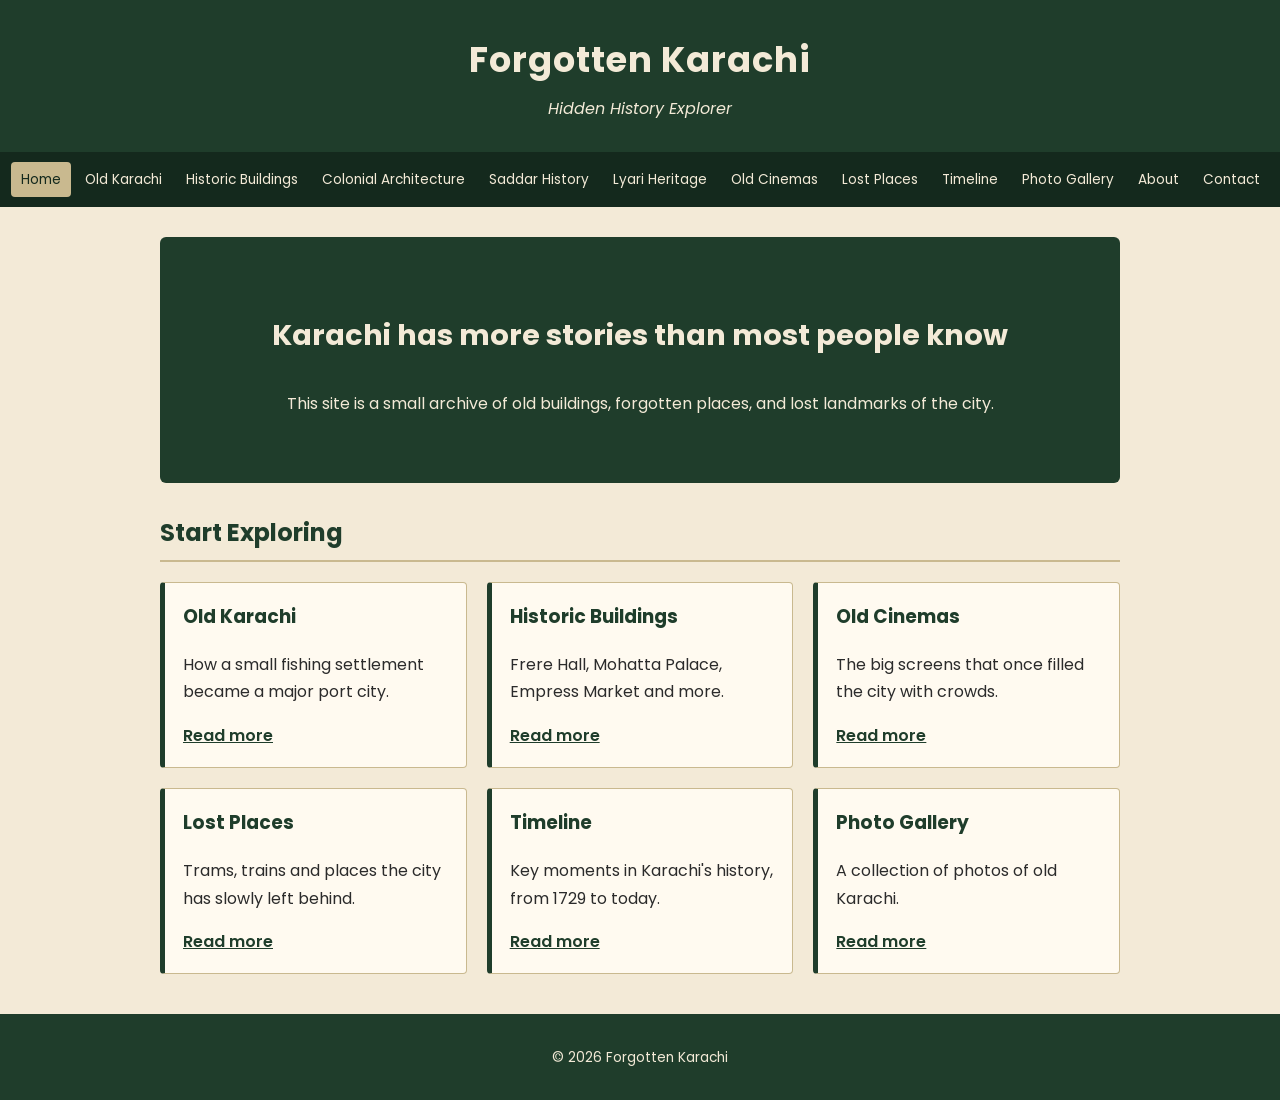
<file: index.html>
<!DOCTYPE html>
<html lang="en">
<head>
  <meta charset="UTF-8">
  <meta name="viewport" content="width=device-width, initial-scale=1.0">
  <title>Forgotten Karachi | Home</title>
  <link rel="preconnect" href="https://fonts.googleapis.com">
  <link href="https://fonts.googleapis.com/css2?family=Poppins:wght@400;600&display=swap" rel="stylesheet">
  <link rel="stylesheet" href="style.css">
</head>
<body>
  <header>
    <h1>Forgotten Karachi</h1>
    <p>Hidden History Explorer</p>
  </header>
  <nav>
    <a href="index.html" class="active">Home</a>
    <a href="old-karachi.html">Old Karachi</a>
    <a href="historic-buildings.html">Historic Buildings</a>
    <a href="colonial-architecture.html">Colonial Architecture</a>
    <a href="saddar.html">Saddar History</a>
    <a href="lyari.html">Lyari Heritage</a>
    <a href="old-cinemas.html">Old Cinemas</a>
    <a href="lost-places.html">Lost Places</a>
    <a href="timeline.html">Timeline</a>
    <a href="gallery.html">Photo Gallery</a>
    <a href="about.html">About</a>
    <a href="contact.html">Contact</a>
  </nav>

  <main>
    <section class="hero">
      <h2>Karachi has more stories than most people know</h2>
      <p>This site is a small archive of old buildings, forgotten places, and lost landmarks of the city.</p>
    </section>

    <h2>Start Exploring</h2>
    <div class="cards">
      <div class="card">
        <h3>Old Karachi</h3>
        <p>How a small fishing settlement became a major port city.</p>
        <a href="old-karachi.html">Read more</a>
      </div>
      <div class="card">
        <h3>Historic Buildings</h3>
        <p>Frere Hall, Mohatta Palace, Empress Market and more.</p>
        <a href="historic-buildings.html">Read more</a>
      </div>
      <div class="card">
        <h3>Old Cinemas</h3>
        <p>The big screens that once filled the city with crowds.</p>
        <a href="old-cinemas.html">Read more</a>
      </div>
      <div class="card">
        <h3>Lost Places</h3>
        <p>Trams, trains and places the city has slowly left behind.</p>
        <a href="lost-places.html">Read more</a>
      </div>
      <div class="card">
        <h3>Timeline</h3>
        <p>Key moments in Karachi's history, from 1729 to today.</p>
        <a href="timeline.html">Read more</a>
      </div>
      <div class="card">
        <h3>Photo Gallery</h3>
        <p>A collection of photos of old Karachi.</p>
        <a href="gallery.html">Read more</a>
      </div>
    </div>
  </main>

  <footer>
    <p>&copy; 2026 Forgotten Karachi</p>
  </footer>
</body>
</html>
</file>
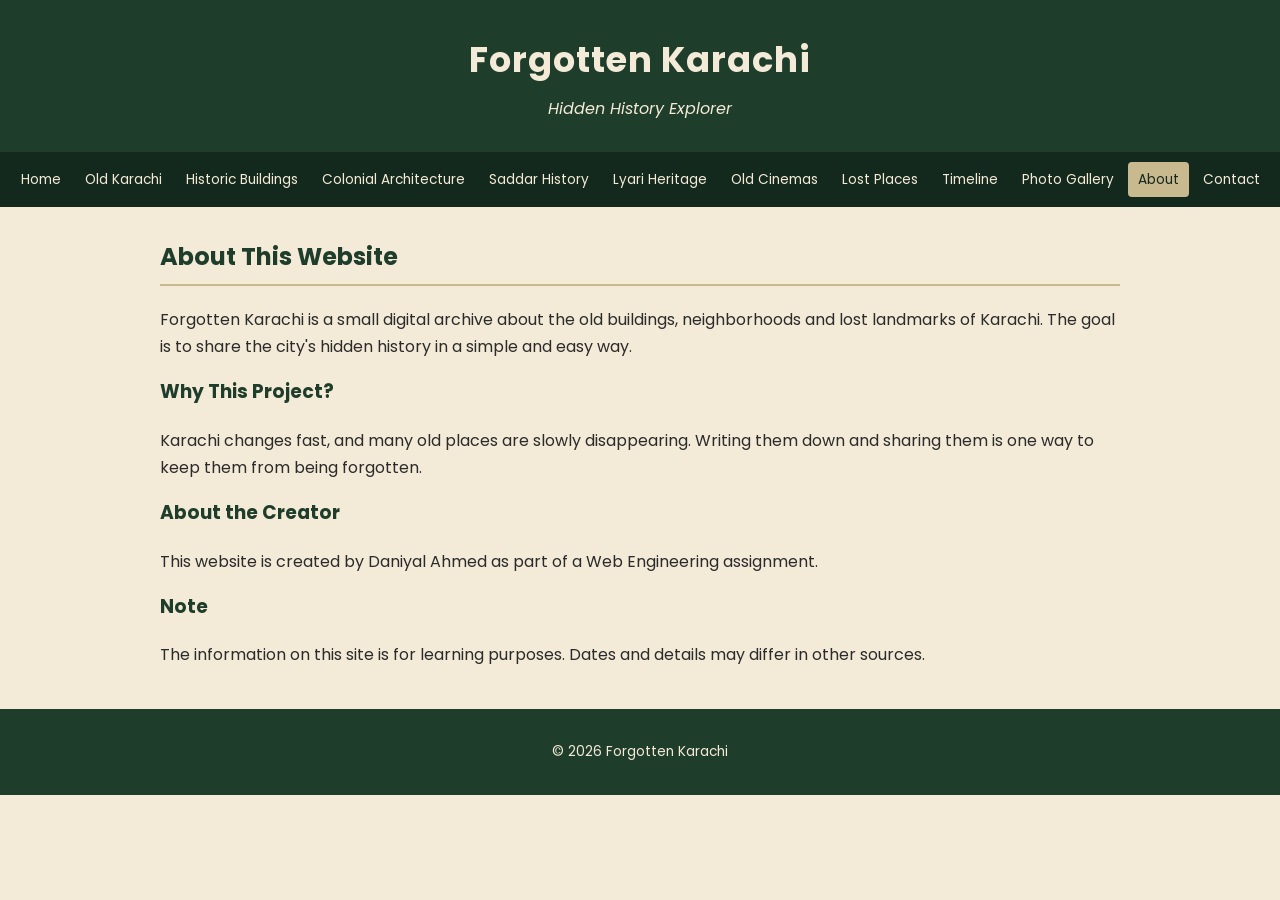
<file: about.html>
<!DOCTYPE html>
<html lang="en">
<head>
  <meta charset="UTF-8">
  <meta name="viewport" content="width=device-width, initial-scale=1.0">
  <title>Forgotten Karachi | About</title>
  <link rel="preconnect" href="https://fonts.googleapis.com">
  <link href="https://fonts.googleapis.com/css2?family=Poppins:wght@400;600&display=swap" rel="stylesheet">
  <link rel="stylesheet" href="style.css">
</head>
<body>
  <header>
    <h1>Forgotten Karachi</h1>
    <p>Hidden History Explorer</p>
  </header>
  <nav>
    <a href="index.html">Home</a>
    <a href="old-karachi.html">Old Karachi</a>
    <a href="historic-buildings.html">Historic Buildings</a>
    <a href="colonial-architecture.html">Colonial Architecture</a>
    <a href="saddar.html">Saddar History</a>
    <a href="lyari.html">Lyari Heritage</a>
    <a href="old-cinemas.html">Old Cinemas</a>
    <a href="lost-places.html">Lost Places</a>
    <a href="timeline.html">Timeline</a>
    <a href="gallery.html">Photo Gallery</a>
    <a href="about.html" class="active">About</a>
    <a href="contact.html">Contact</a>
  </nav>

  <main>
    <h2>About This Website</h2>
    <p>Forgotten Karachi is a small digital archive about the old buildings, neighborhoods and lost landmarks of Karachi. The goal is to share the city's hidden history in a simple and easy way.</p>

    <h3>Why This Project?</h3>
    <p>Karachi changes fast, and many old places are slowly disappearing. Writing them down and sharing them is one way to keep them from being forgotten.</p>

    <h3>About the Creator</h3>
    <p>This website is created by Daniyal Ahmed as part of a Web Engineering assignment.</p>

    <h3>Note</h3>
    <p>The information on this site is for learning purposes. Dates and details may differ in other sources.</p>
  </main>

  <footer>
    <p>&copy; 2026 Forgotten Karachi</p>
  </footer>
</body>
</html>
</file>
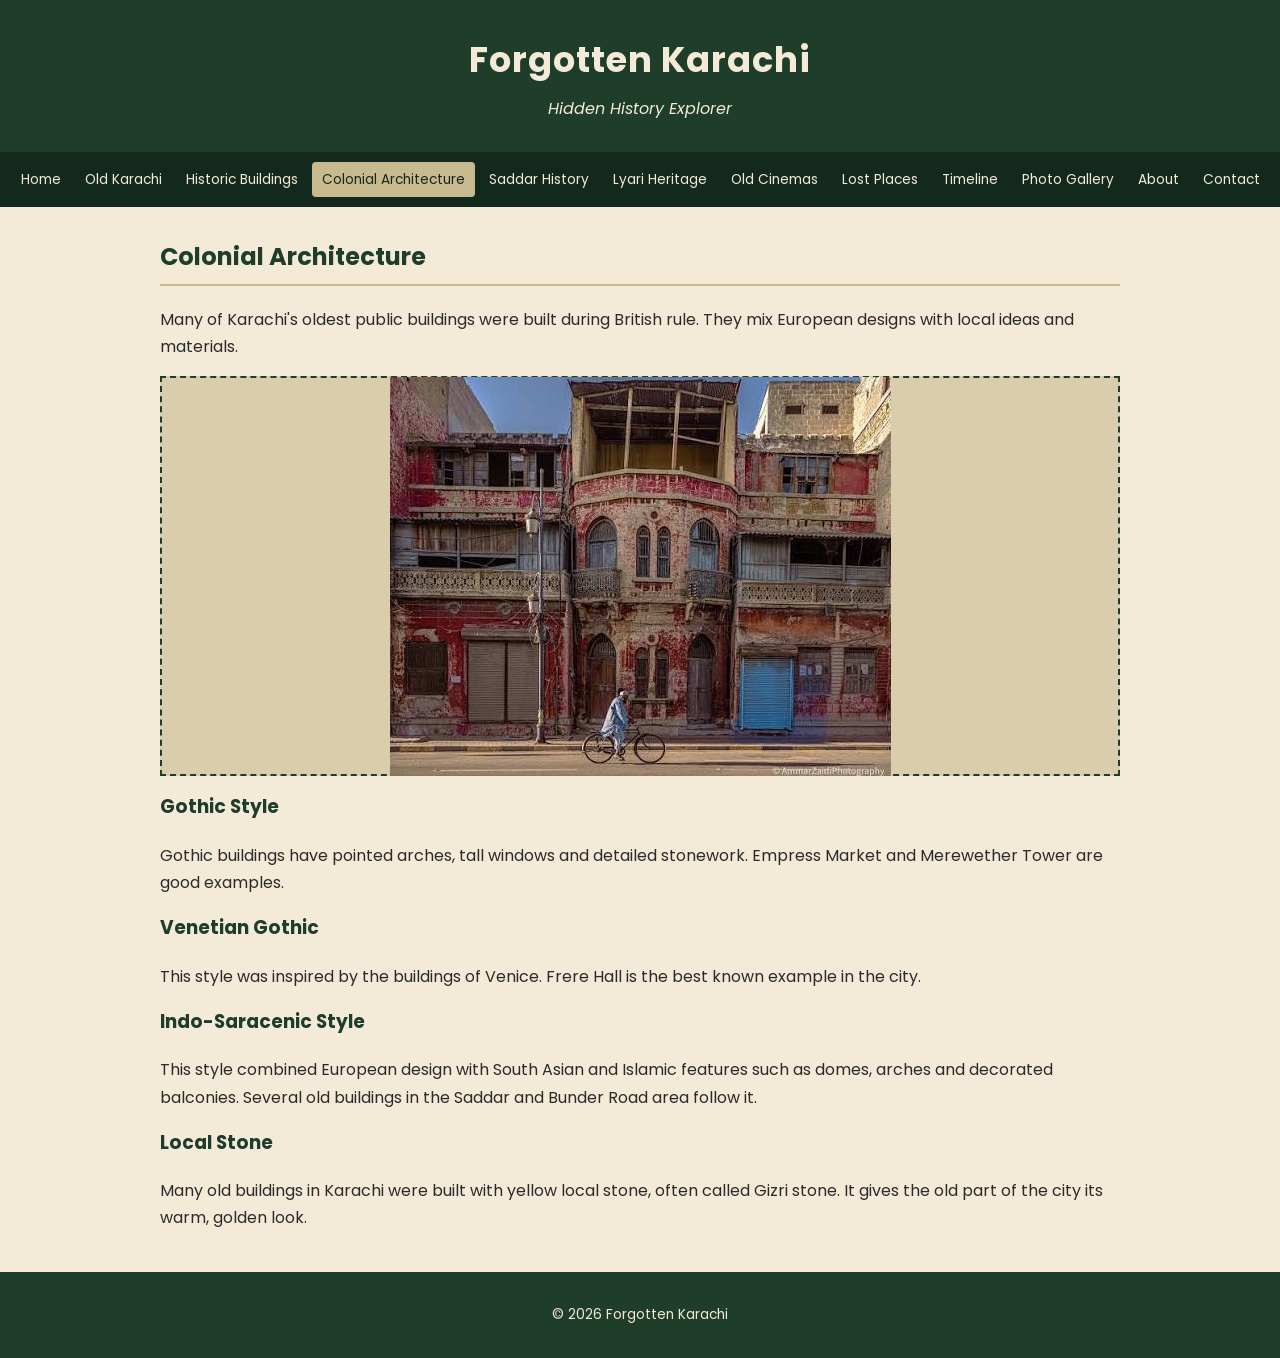
<file: colonial-architecture.html>
<!DOCTYPE html>
<html lang="en">
<head>
  <meta charset="UTF-8">
  <meta name="viewport" content="width=device-width, initial-scale=1.0">
  <title>Forgotten Karachi | Colonial Architecture</title>
  <link rel="preconnect" href="https://fonts.googleapis.com">
  <link href="https://fonts.googleapis.com/css2?family=Poppins:wght@400;600&display=swap" rel="stylesheet">
  <link rel="stylesheet" href="style.css">
</head>
<body>
  <header>
    <h1>Forgotten Karachi</h1>
    <p>Hidden History Explorer</p>
  </header>
  <nav>
    <a href="index.html">Home</a>
    <a href="old-karachi.html">Old Karachi</a>
    <a href="historic-buildings.html">Historic Buildings</a>
    <a href="colonial-architecture.html" class="active">Colonial Architecture</a>
    <a href="saddar.html">Saddar History</a>
    <a href="lyari.html">Lyari Heritage</a>
    <a href="old-cinemas.html">Old Cinemas</a>
    <a href="lost-places.html">Lost Places</a>
    <a href="timeline.html">Timeline</a>
    <a href="gallery.html">Photo Gallery</a>
    <a href="about.html">About</a>
    <a href="contact.html">Contact</a>
  </nav>

  <main>
    <h2>Colonial Architecture</h2>
    <p>Many of Karachi's oldest public buildings were built during British rule. They mix European designs with local ideas and materials.</p>

    <div class="photo2"><img src="assets/colonial.jpg" alt="Colonial Architecture"></div>

    <h3>Gothic Style</h3>
    <p>Gothic buildings have pointed arches, tall windows and detailed stonework. Empress Market and Merewether Tower are good examples.</p>

    <h3>Venetian Gothic</h3>
    <p>This style was inspired by the buildings of Venice. Frere Hall is the best known example in the city.</p>

    <h3>Indo-Saracenic Style</h3>
    <p>This style combined European design with South Asian and Islamic features such as domes, arches and decorated balconies. Several old buildings in the Saddar and Bunder Road area follow it.</p>

    <h3>Local Stone</h3>
    <p>Many old buildings in Karachi were built with yellow local stone, often called Gizri stone. It gives the old part of the city its warm, golden look.</p>
  </main>

  <footer>
    <p>&copy; 2026 Forgotten Karachi</p>
  </footer>
</body>
</html>
</file>
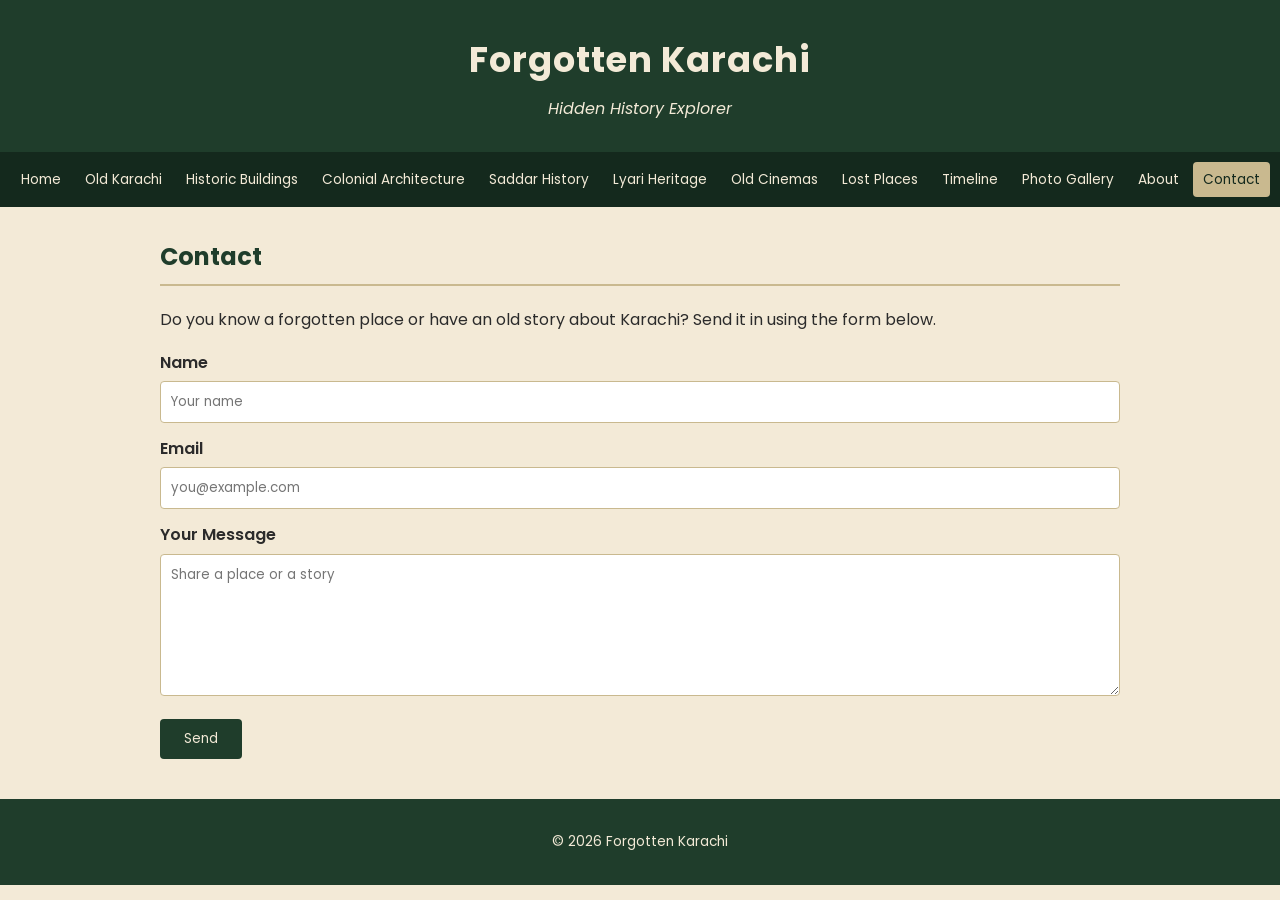
<file: contact.html>
<!DOCTYPE html>
<html lang="en">
<head>
  <meta charset="UTF-8">
  <meta name="viewport" content="width=device-width, initial-scale=1.0">
  <title>Forgotten Karachi | Contact</title>
  <link rel="preconnect" href="https://fonts.googleapis.com">
  <link href="https://fonts.googleapis.com/css2?family=Poppins:wght@400;600&display=swap" rel="stylesheet">
  <link rel="stylesheet" href="style.css">
</head>
<body>
  <header>
    <h1>Forgotten Karachi</h1>
    <p>Hidden History Explorer</p>
  </header>
  <nav>
    <a href="index.html">Home</a>
    <a href="old-karachi.html">Old Karachi</a>
    <a href="historic-buildings.html">Historic Buildings</a>
    <a href="colonial-architecture.html">Colonial Architecture</a>
    <a href="saddar.html">Saddar History</a>
    <a href="lyari.html">Lyari Heritage</a>
    <a href="old-cinemas.html">Old Cinemas</a>
    <a href="lost-places.html">Lost Places</a>
    <a href="timeline.html">Timeline</a>
    <a href="gallery.html">Photo Gallery</a>
    <a href="about.html">About</a>
    <a href="contact.html" class="active">Contact</a>
  </nav>

  <main>
    <h2>Contact</h2>
    <p>Do you know a forgotten place or have an old story about Karachi? Send it in using the form below.</p>

    <form action="#" method="post">
      <label for="name">Name</label>
      <input type="text" id="name" name="name" placeholder="Your name">

      <label for="email">Email</label>
      <input type="email" id="email" name="email" placeholder="you@example.com">

      <label for="message">Your Message</label>
      <textarea id="message" name="message" rows="6" placeholder="Share a place or a story"></textarea>

      <button type="submit">Send</button>
    </form>
  </main>

  <footer>
    <p>&copy; 2026 Forgotten Karachi</p>
  </footer>
</body>
</html>
</file>
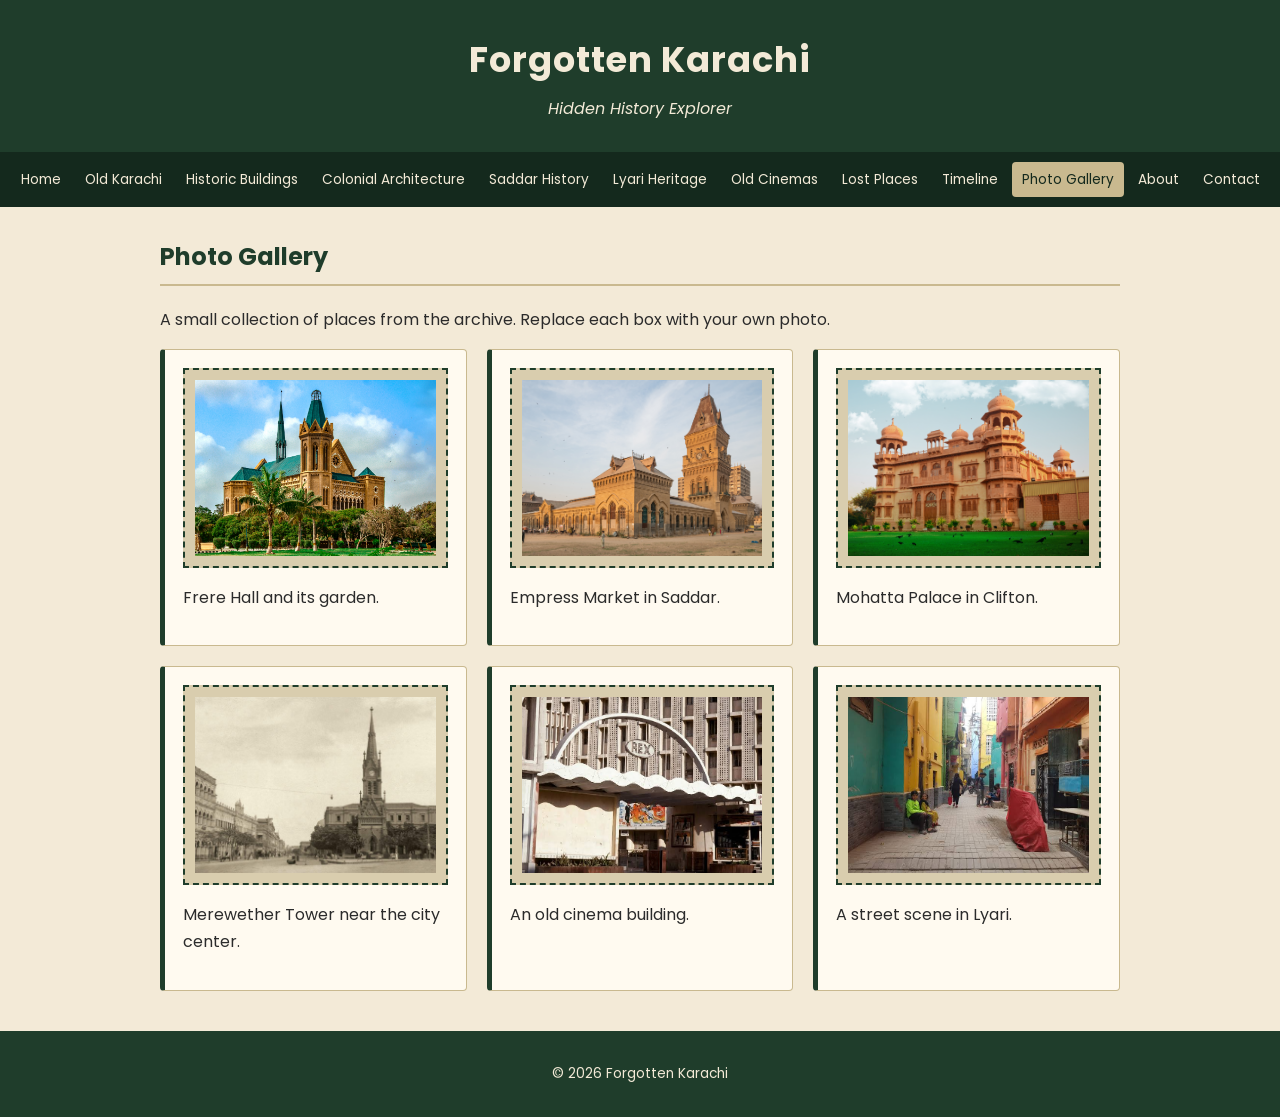
<file: gallery.html>
<!DOCTYPE html>
<html lang="en">
<head>
  <meta charset="UTF-8">
  <meta name="viewport" content="width=device-width, initial-scale=1.0">
  <title>Forgotten Karachi | Photo Gallery</title>
  <link rel="preconnect" href="https://fonts.googleapis.com">
  <link href="https://fonts.googleapis.com/css2?family=Poppins:wght@400;600&display=swap" rel="stylesheet">
  <link rel="stylesheet" href="style.css">
</head>
<body>
  <header>
    <h1>Forgotten Karachi</h1>
    <p>Hidden History Explorer</p>
  </header>
  <nav>
    <a href="index.html">Home</a>
    <a href="old-karachi.html">Old Karachi</a>
    <a href="historic-buildings.html">Historic Buildings</a>
    <a href="colonial-architecture.html">Colonial Architecture</a>
    <a href="saddar.html">Saddar History</a>
    <a href="lyari.html">Lyari Heritage</a>
    <a href="old-cinemas.html">Old Cinemas</a>
    <a href="lost-places.html">Lost Places</a>
    <a href="timeline.html">Timeline</a>
    <a href="gallery.html" class="active">Photo Gallery</a>
    <a href="about.html">About</a>
    <a href="contact.html">Contact</a>
  </nav>

  <main>
    <h2>Photo Gallery</h2>
    <p>A small collection of places from the archive. Replace each box with your own photo.</p>

    <div class="cards">
      <div class="card">
        <div class="photo"><img src="assets/frere.jpg" alt="Frere Hall"></div>
        <p>Frere Hall and its garden.</p>
      </div>
      <div class="card">
        <div class="photo"><img src="assets/empress.jpg" alt="Empress Market"></div>
        <p>Empress Market in Saddar.</p>
      </div>
      <div class="card">
        <div class="photo"><img src="assets/mohatta.jpg" alt="Mohatta Palace"></div>
        <p>Mohatta Palace in Clifton.</p>
      </div>
      <div class="card">
        <div class="photo"><img src="assets/mereweather.jpg" alt="Merewether Tower"></div>
        <p>Merewether Tower near the city center.</p>
      </div>
      <div class="card">
        <div class="photo"><img src="assets/cinema.jpg" alt="Old Cinema"></div>
        <p>An old cinema building.</p>
      </div>
      <div class="card">
        <div class="photo"><img src="assets/streets.jpg" alt="Lyari Street"></div>
        <p>A street scene in Lyari.</p>
      </div>
    </div>
  </main>

  <footer>
    <p>&copy; 2026 Forgotten Karachi</p>
  </footer>
</body>
</html>
</file>
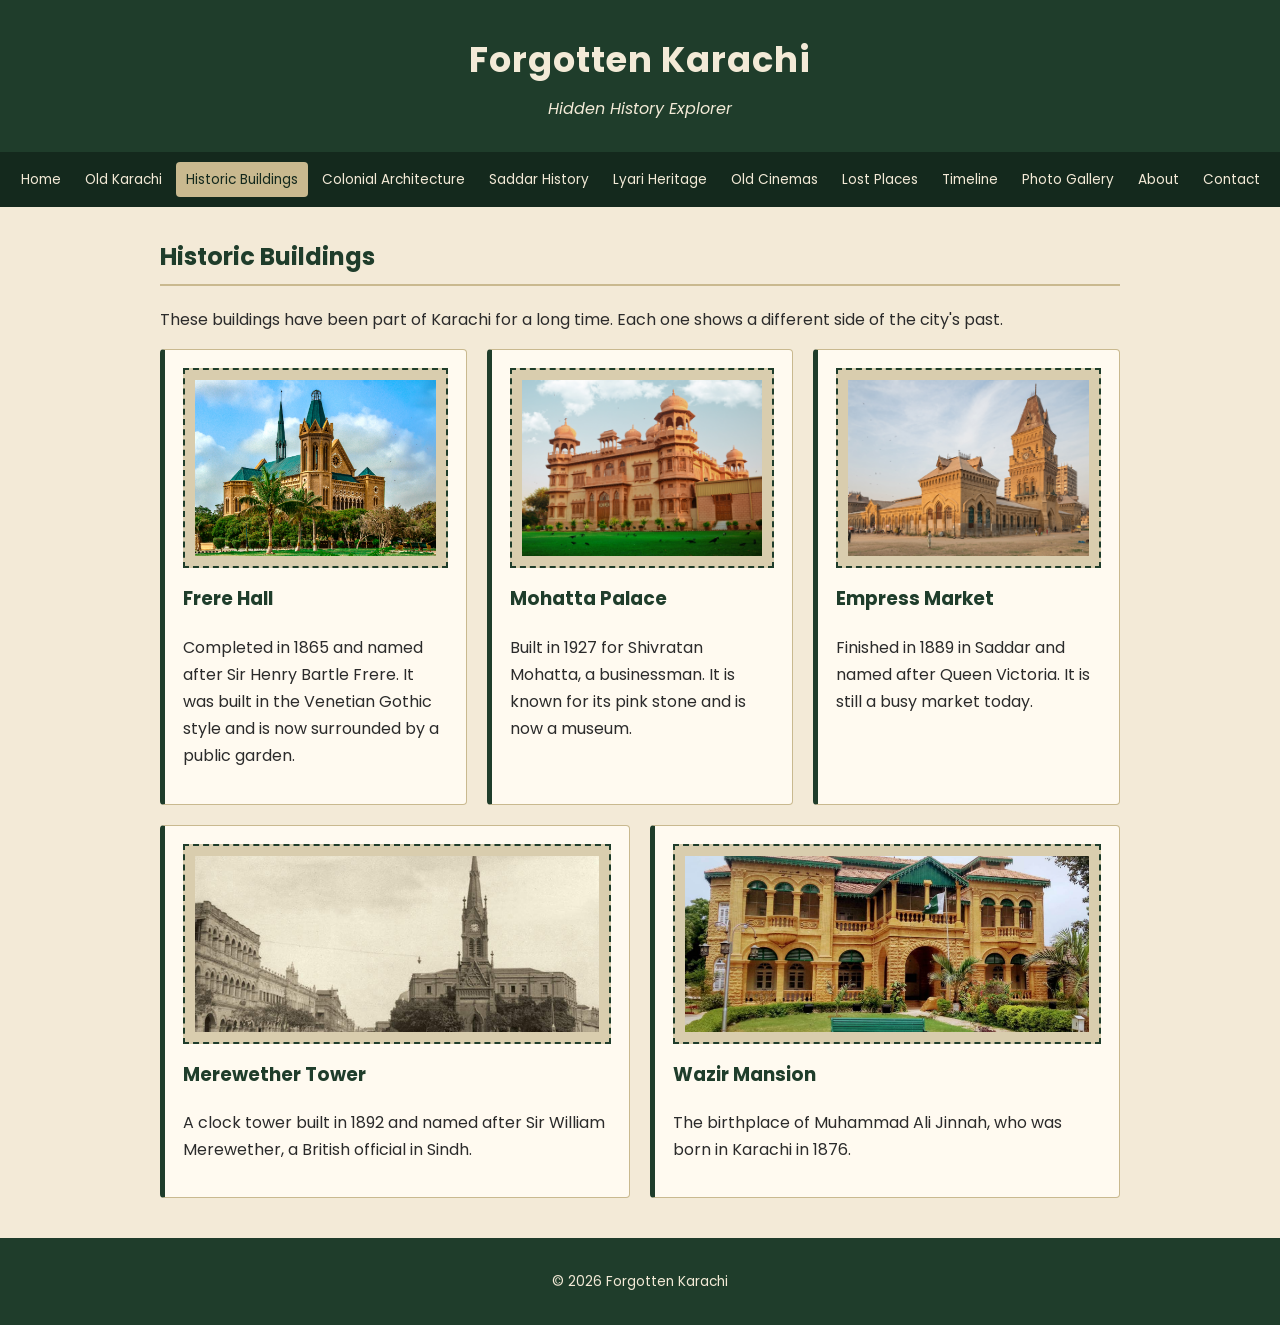
<file: historic-buildings.html>
<!DOCTYPE html>
<html lang="en">
<head>
  <meta charset="UTF-8">
  <meta name="viewport" content="width=device-width, initial-scale=1.0">
  <title>Forgotten Karachi | Historic Buildings</title>
  <link rel="preconnect" href="https://fonts.googleapis.com">
  <link href="https://fonts.googleapis.com/css2?family=Poppins:wght@400;600&display=swap" rel="stylesheet">
  <link rel="stylesheet" href="style.css">
</head>
<body>
  <header>
    <h1>Forgotten Karachi</h1>
    <p>Hidden History Explorer</p>
  </header>
  <nav>
    <a href="index.html">Home</a>
    <a href="old-karachi.html">Old Karachi</a>
    <a href="historic-buildings.html" class="active">Historic Buildings</a>
    <a href="colonial-architecture.html">Colonial Architecture</a>
    <a href="saddar.html">Saddar History</a>
    <a href="lyari.html">Lyari Heritage</a>
    <a href="old-cinemas.html">Old Cinemas</a>
    <a href="lost-places.html">Lost Places</a>
    <a href="timeline.html">Timeline</a>
    <a href="gallery.html">Photo Gallery</a>
    <a href="about.html">About</a>
    <a href="contact.html">Contact</a>
  </nav>

  <main>
    <h2>Historic Buildings</h2>
    <p>These buildings have been part of Karachi for a long time. Each one shows a different side of the city's past.</p>

    <div class="cards">
      <div class="card">
        <div class="photo"><img src="assets/frere.jpg" alt="Frere Hall"></div>
        <h3>Frere Hall</h3>
        <p>Completed in 1865 and named after Sir Henry Bartle Frere. It was built in the Venetian Gothic style and is now surrounded by a public garden.</p>
      </div>
      <div class="card">
        <div class="photo"><img src="assets/mohatta.jpg" alt="Mohatta Palace"></div>
        <h3>Mohatta Palace</h3>
        <p>Built in 1927 for Shivratan Mohatta, a businessman. It is known for its pink stone and is now a museum.</p>
      </div>
      <div class="card">
        <div class="photo"><img src="assets/empress.jpg" alt="Empress Market"></div>
        <h3>Empress Market</h3>
        <p>Finished in 1889 in Saddar and named after Queen Victoria. It is still a busy market today.</p>
      </div>
      <div class="card">
        <div class="photo"><img src="assets/mereweather.jpg" alt="Merewether Tower"></div>
        <h3>Merewether Tower</h3>
        <p>A clock tower built in 1892 and named after Sir William Merewether, a British official in Sindh.</p>
      </div>
      <div class="card">
        <div class="photo"><img src="assets/wazir.jpg" alt="Wazir Mansion"></div>
        <h3>Wazir Mansion</h3>
        <p>The birthplace of Muhammad Ali Jinnah, who was born in Karachi in 1876.</p>
      </div>
    </div>
  </main>

  <footer>
    <p>&copy; 2026 Forgotten Karachi</p>
  </footer>
</body>
</html>
</file>
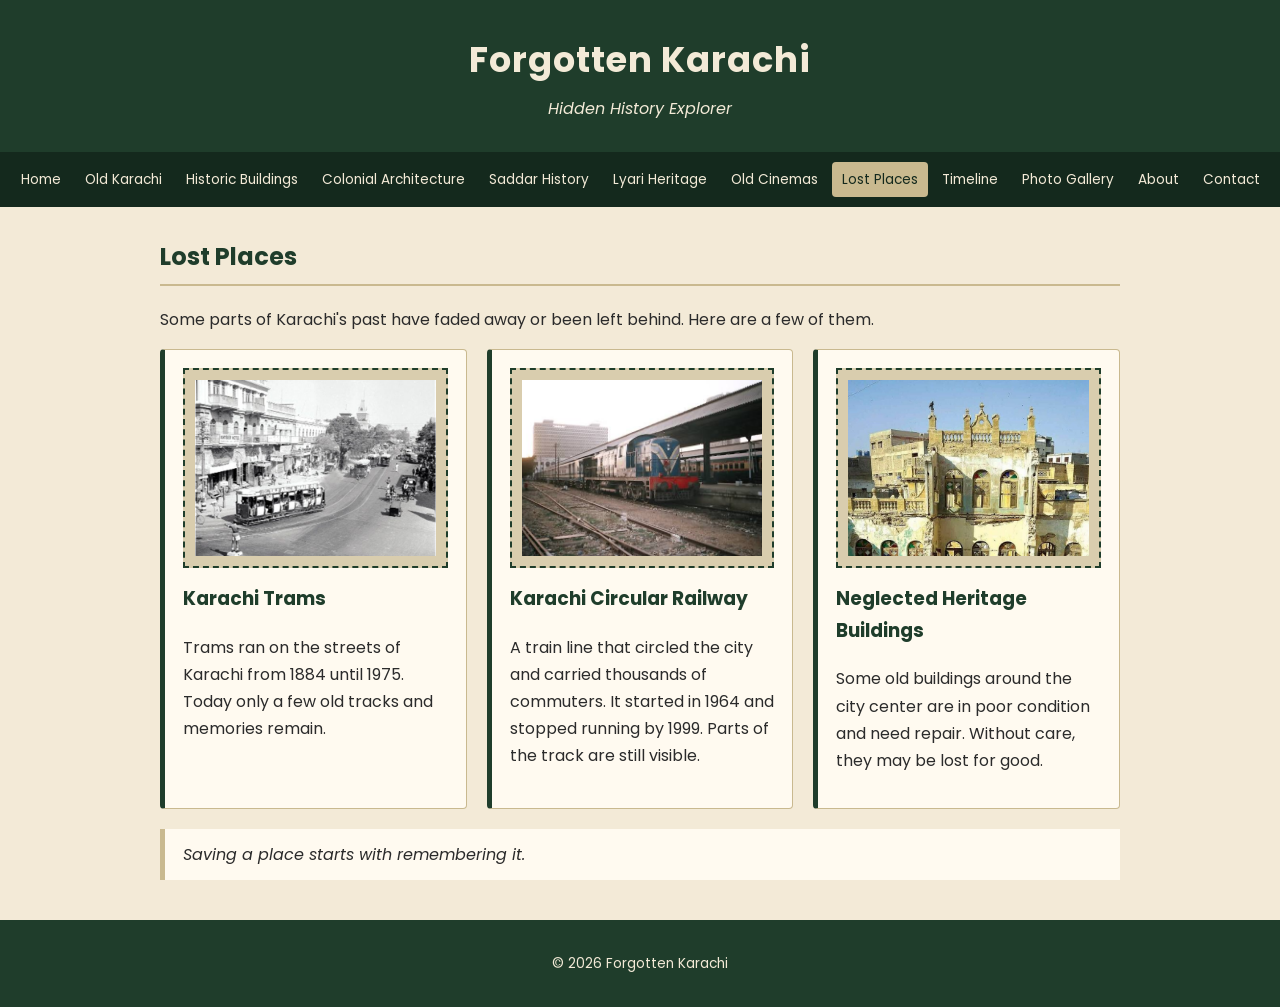
<file: lost-places.html>
<!DOCTYPE html>
<html lang="en">
<head>
  <meta charset="UTF-8">
  <meta name="viewport" content="width=device-width, initial-scale=1.0">
  <title>Forgotten Karachi | Lost Places</title>
  <link rel="preconnect" href="https://fonts.googleapis.com">
  <link href="https://fonts.googleapis.com/css2?family=Poppins:wght@400;600&display=swap" rel="stylesheet">
  <link rel="stylesheet" href="style.css">
</head>
<body>
  <header>
    <h1>Forgotten Karachi</h1>
    <p>Hidden History Explorer</p>
  </header>
  <nav>
    <a href="index.html">Home</a>
    <a href="old-karachi.html">Old Karachi</a>
    <a href="historic-buildings.html">Historic Buildings</a>
    <a href="colonial-architecture.html">Colonial Architecture</a>
    <a href="saddar.html">Saddar History</a>
    <a href="lyari.html">Lyari Heritage</a>
    <a href="old-cinemas.html">Old Cinemas</a>
    <a href="lost-places.html" class="active">Lost Places</a>
    <a href="timeline.html">Timeline</a>
    <a href="gallery.html">Photo Gallery</a>
    <a href="about.html">About</a>
    <a href="contact.html">Contact</a>
  </nav>

  <main>
    <h2>Lost Places</h2>
    <p>Some parts of Karachi's past have faded away or been left behind. Here are a few of them.</p>

    <div class="cards">
      <div class="card">
        <div class="photo"><img src="assets/trams.jpg" alt="Karachi Trams"></div>
        <h3>Karachi Trams</h3>
        <p>Trams ran on the streets of Karachi from 1884 until 1975. Today only a few old tracks and memories remain.</p>
      </div>
      <div class="card">
        <div class="photo"><img src="assets/circular.jpg" alt="Circular Railway"></div>
        <h3>Karachi Circular Railway</h3>
        <p>A train line that circled the city and carried thousands of commuters. It started in 1964 and stopped running by 1999. Parts of the track are still visible.</p>
      </div>
      <div class="card">
        <div class="photo"><img src="assets/neglected.jpg" alt="Neglected Heritage Buildings"></div>
        <h3>Neglected Heritage Buildings</h3>
        <p>Some old buildings around the city center are in poor condition and need repair. Without care, they may be lost for good.</p>
      </div>
    </div>

    <blockquote>Saving a place starts with remembering it.</blockquote>
  </main>

  <footer>
    <p>&copy; 2026 Forgotten Karachi</p>
  </footer>
</body>
</html>
</file>
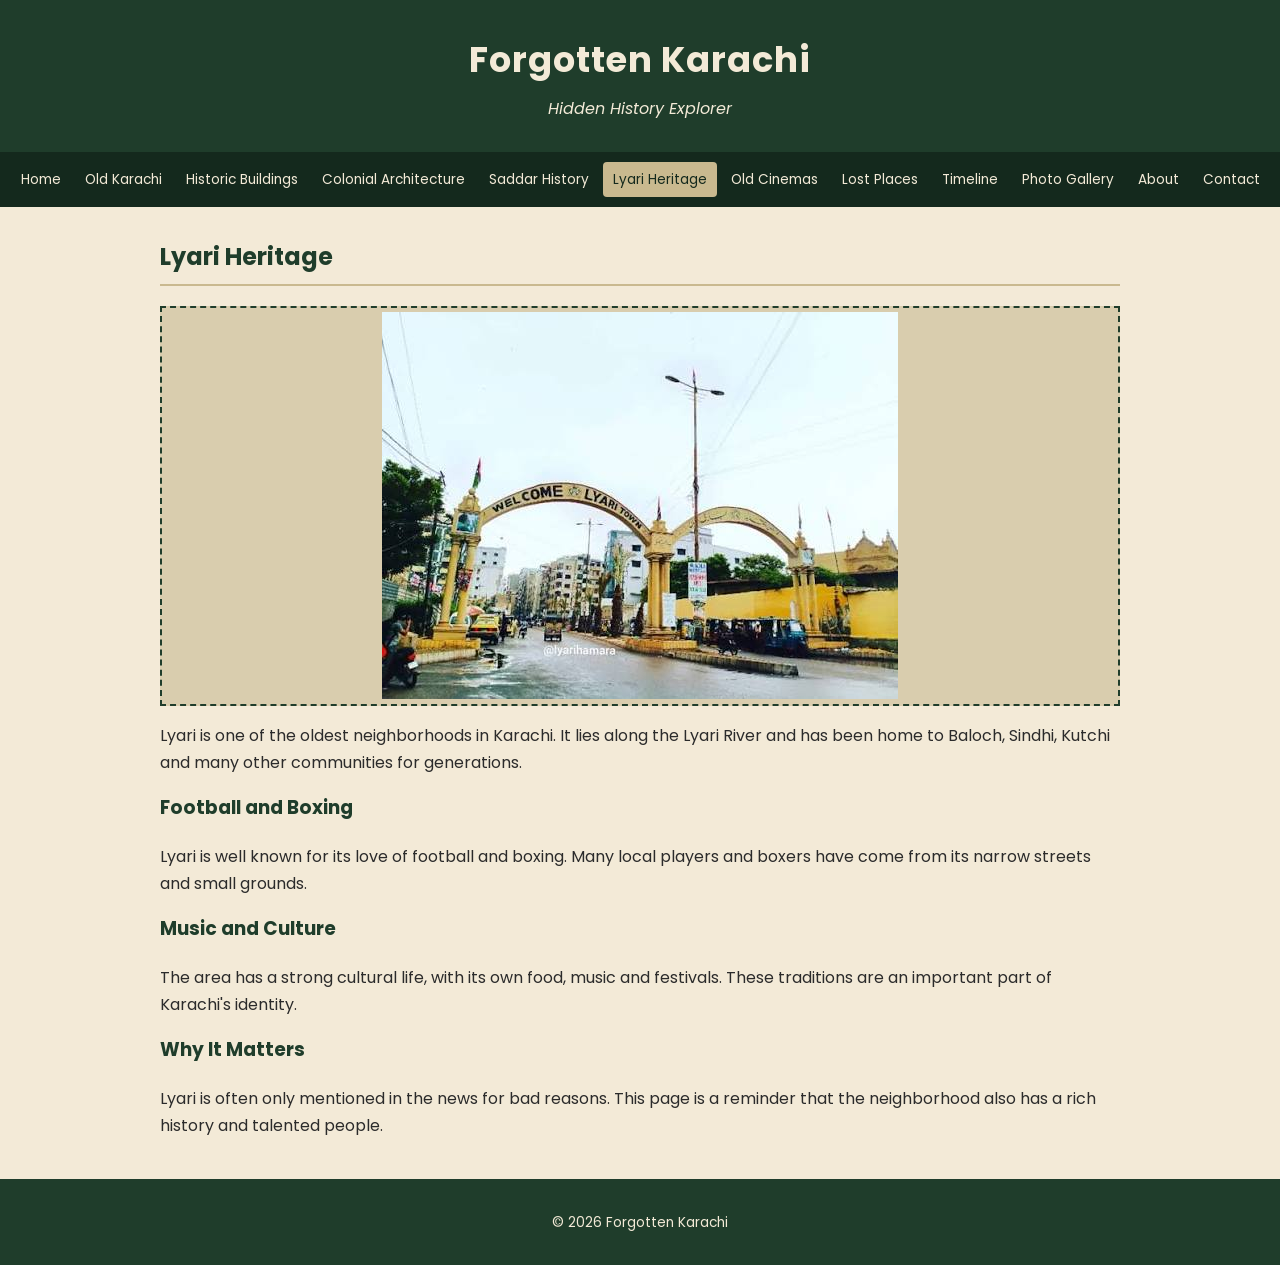
<file: lyari.html>
<!DOCTYPE html>
<html lang="en">
<head>
  <meta charset="UTF-8">
  <meta name="viewport" content="width=device-width, initial-scale=1.0">
  <title>Forgotten Karachi | Lyari Heritage</title>
  <link rel="preconnect" href="https://fonts.googleapis.com">
  <link href="https://fonts.googleapis.com/css2?family=Poppins:wght@400;600&display=swap" rel="stylesheet">
  <link rel="stylesheet" href="style.css">
</head>
<body>
  <header>
    <h1>Forgotten Karachi</h1>
    <p>Hidden History Explorer</p>
  </header>
  <nav>
    <a href="index.html">Home</a>
    <a href="old-karachi.html">Old Karachi</a>
    <a href="historic-buildings.html">Historic Buildings</a>
    <a href="colonial-architecture.html">Colonial Architecture</a>
    <a href="saddar.html">Saddar History</a>
    <a href="lyari.html" class="active">Lyari Heritage</a>
    <a href="old-cinemas.html">Old Cinemas</a>
    <a href="lost-places.html">Lost Places</a>
    <a href="timeline.html">Timeline</a>
    <a href="gallery.html">Photo Gallery</a>
    <a href="about.html">About</a>
    <a href="contact.html">Contact</a>
  </nav>

  <main>
    <h2>Lyari Heritage</h2>

    <div class="photo2"><img src="assets/liyari.jpg" alt="Lyari Neighborhood"></div>

    <p>Lyari is one of the oldest neighborhoods in Karachi. It lies along the Lyari River and has been home to Baloch, Sindhi, Kutchi and many other communities for generations.</p>

    <h3>Football and Boxing</h3>
    <p>Lyari is well known for its love of football and boxing. Many local players and boxers have come from its narrow streets and small grounds.</p>

    <h3>Music and Culture</h3>
    <p>The area has a strong cultural life, with its own food, music and festivals. These traditions are an important part of Karachi's identity.</p>

    <h3>Why It Matters</h3>
    <p>Lyari is often only mentioned in the news for bad reasons. This page is a reminder that the neighborhood also has a rich history and talented people.</p>
  </main>

  <footer>
    <p>&copy; 2026 Forgotten Karachi</p>
  </footer>
</body>
</html>
</file>
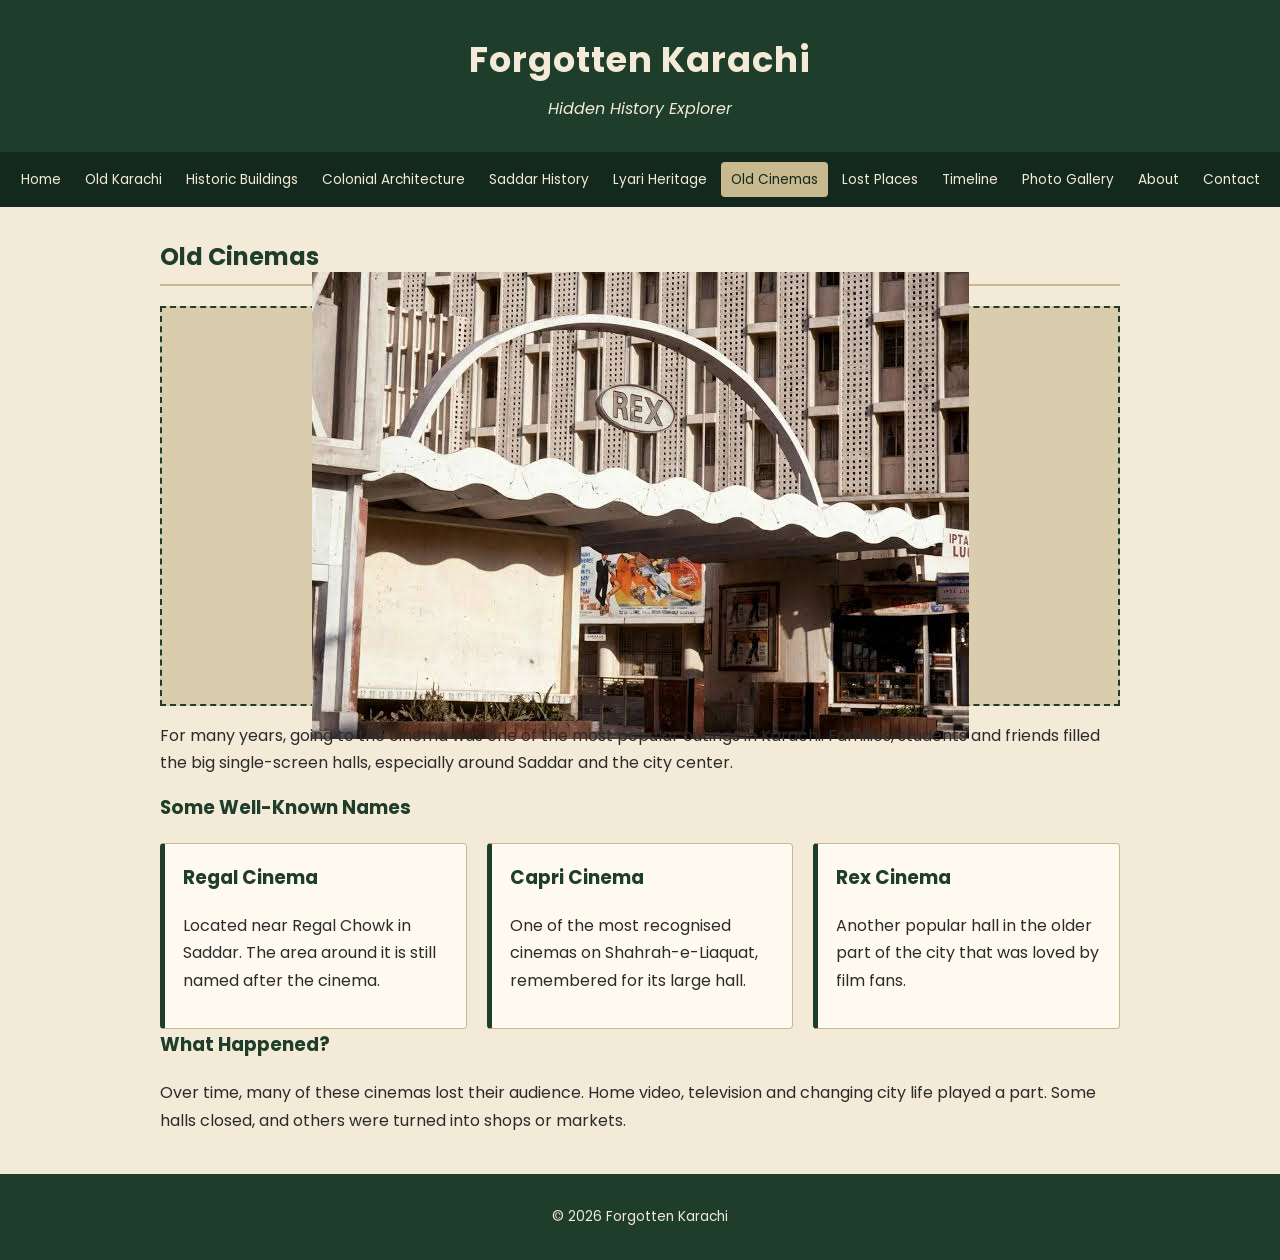
<file: old-cinemas.html>
<!DOCTYPE html>
<html lang="en">
<head>
  <meta charset="UTF-8">
  <meta name="viewport" content="width=device-width, initial-scale=1.0">
  <title>Forgotten Karachi | Old Cinemas</title>
  <link rel="preconnect" href="https://fonts.googleapis.com">
  <link href="https://fonts.googleapis.com/css2?family=Poppins:wght@400;600&display=swap" rel="stylesheet">
  <link rel="stylesheet" href="style.css">
</head>
<body>
  <header>
    <h1>Forgotten Karachi</h1>
    <p>Hidden History Explorer</p>
  </header>
  <nav>
    <a href="index.html">Home</a>
    <a href="old-karachi.html">Old Karachi</a>
    <a href="historic-buildings.html">Historic Buildings</a>
    <a href="colonial-architecture.html">Colonial Architecture</a>
    <a href="saddar.html">Saddar History</a>
    <a href="lyari.html">Lyari Heritage</a>
    <a href="old-cinemas.html" class="active">Old Cinemas</a>
    <a href="lost-places.html">Lost Places</a>
    <a href="timeline.html">Timeline</a>
    <a href="gallery.html">Photo Gallery</a>
    <a href="about.html">About</a>
    <a href="contact.html">Contact</a>
  </nav>

  <main>
    <h2>Old Cinemas</h2>

    <div class="photo2"><img src="assets/cinema.jpg" alt="Old Cinema"></div>

    <p>For many years, going to the cinema was one of the most popular outings in Karachi. Families, students and friends filled the big single-screen halls, especially around Saddar and the city center.</p>

    <h3>Some Well-Known Names</h3>
    <div class="cards">
      <div class="card">
        <h3>Regal Cinema</h3>
        <p>Located near Regal Chowk in Saddar. The area around it is still named after the cinema.</p>
      </div>
      <div class="card">
        <h3>Capri Cinema</h3>
        <p>One of the most recognised cinemas on Shahrah-e-Liaquat, remembered for its large hall.</p>
      </div>
      <div class="card">
        <h3>Rex Cinema</h3>
        <p>Another popular hall in the older part of the city that was loved by film fans.</p>
      </div>
    </div>

    <h3>What Happened?</h3>
    <p>Over time, many of these cinemas lost their audience. Home video, television and changing city life played a part. Some halls closed, and others were turned into shops or markets.</p>
  </main>

  <footer>
    <p>&copy; 2026 Forgotten Karachi</p>
  </footer>
</body>
</html>
</file>
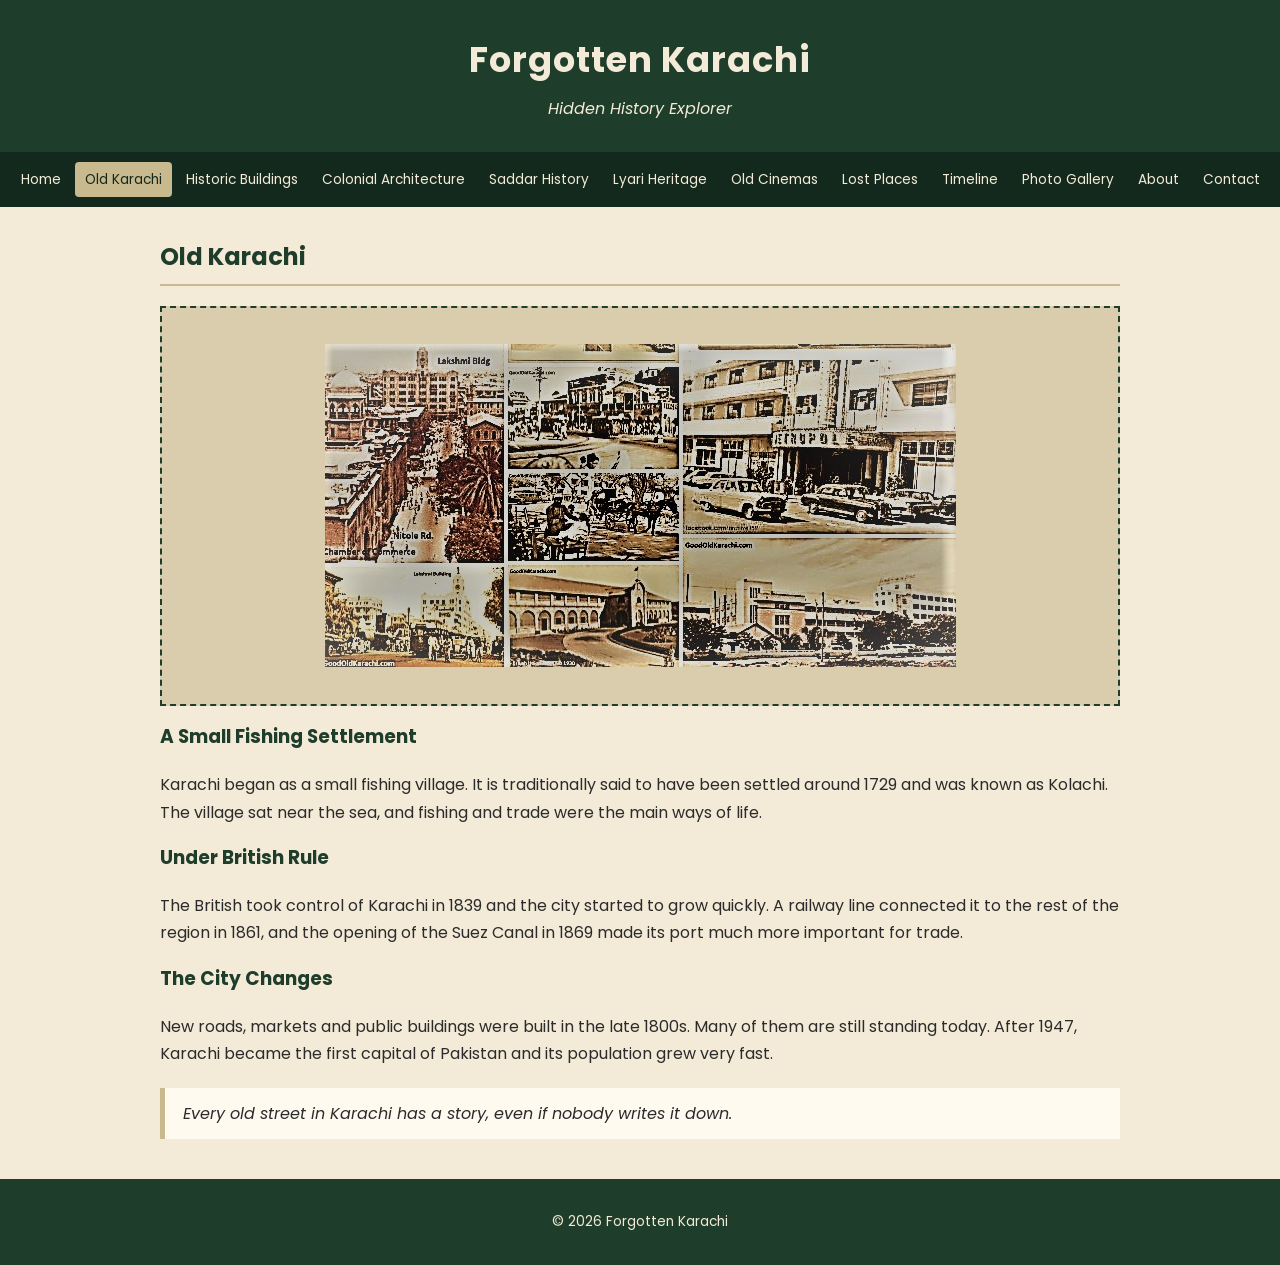
<file: old-karachi.html>
<!DOCTYPE html>
<html lang="en">
<head>
  <meta charset="UTF-8">
  <meta name="viewport" content="width=device-width, initial-scale=1.0">
  <title>Forgotten Karachi | Old Karachi</title>
  <link rel="preconnect" href="https://fonts.googleapis.com">
  <link href="https://fonts.googleapis.com/css2?family=Poppins:wght@400;600&display=swap" rel="stylesheet">
  <link rel="stylesheet" href="style.css">
</head>
<body>
  <header>
    <h1>Forgotten Karachi</h1>
    <p>Hidden History Explorer</p>
  </header>
  <nav>
    <a href="index.html">Home</a>
    <a href="old-karachi.html" class="active">Old Karachi</a>
    <a href="historic-buildings.html">Historic Buildings</a>
    <a href="colonial-architecture.html">Colonial Architecture</a>
    <a href="saddar.html">Saddar History</a>
    <a href="lyari.html">Lyari Heritage</a>
    <a href="old-cinemas.html">Old Cinemas</a>
    <a href="lost-places.html">Lost Places</a>
    <a href="timeline.html">Timeline</a>
    <a href="gallery.html">Photo Gallery</a>
    <a href="about.html">About</a>
    <a href="contact.html">Contact</a>
  </nav>

  <main>
    <h2>Old Karachi</h2>

    <div class="photo2"><img src="assets/oldkarachi.jpg" alt="Old Karachi"></div>

    <h3>A Small Fishing Settlement</h3>
    <p>Karachi began as a small fishing village. It is traditionally said to have been settled around 1729 and was known as Kolachi. The village sat near the sea, and fishing and trade were the main ways of life.</p>

    <h3>Under British Rule</h3>
    <p>The British took control of Karachi in 1839 and the city started to grow quickly. A railway line connected it to the rest of the region in 1861, and the opening of the Suez Canal in 1869 made its port much more important for trade.</p>

    <h3>The City Changes</h3>
    <p>New roads, markets and public buildings were built in the late 1800s. Many of them are still standing today. After 1947, Karachi became the first capital of Pakistan and its population grew very fast.</p>

    <blockquote>Every old street in Karachi has a story, even if nobody writes it down.</blockquote>
  </main>

  <footer>
    <p>&copy; 2026 Forgotten Karachi</p>
  </footer>
</body>
</html>
</file>
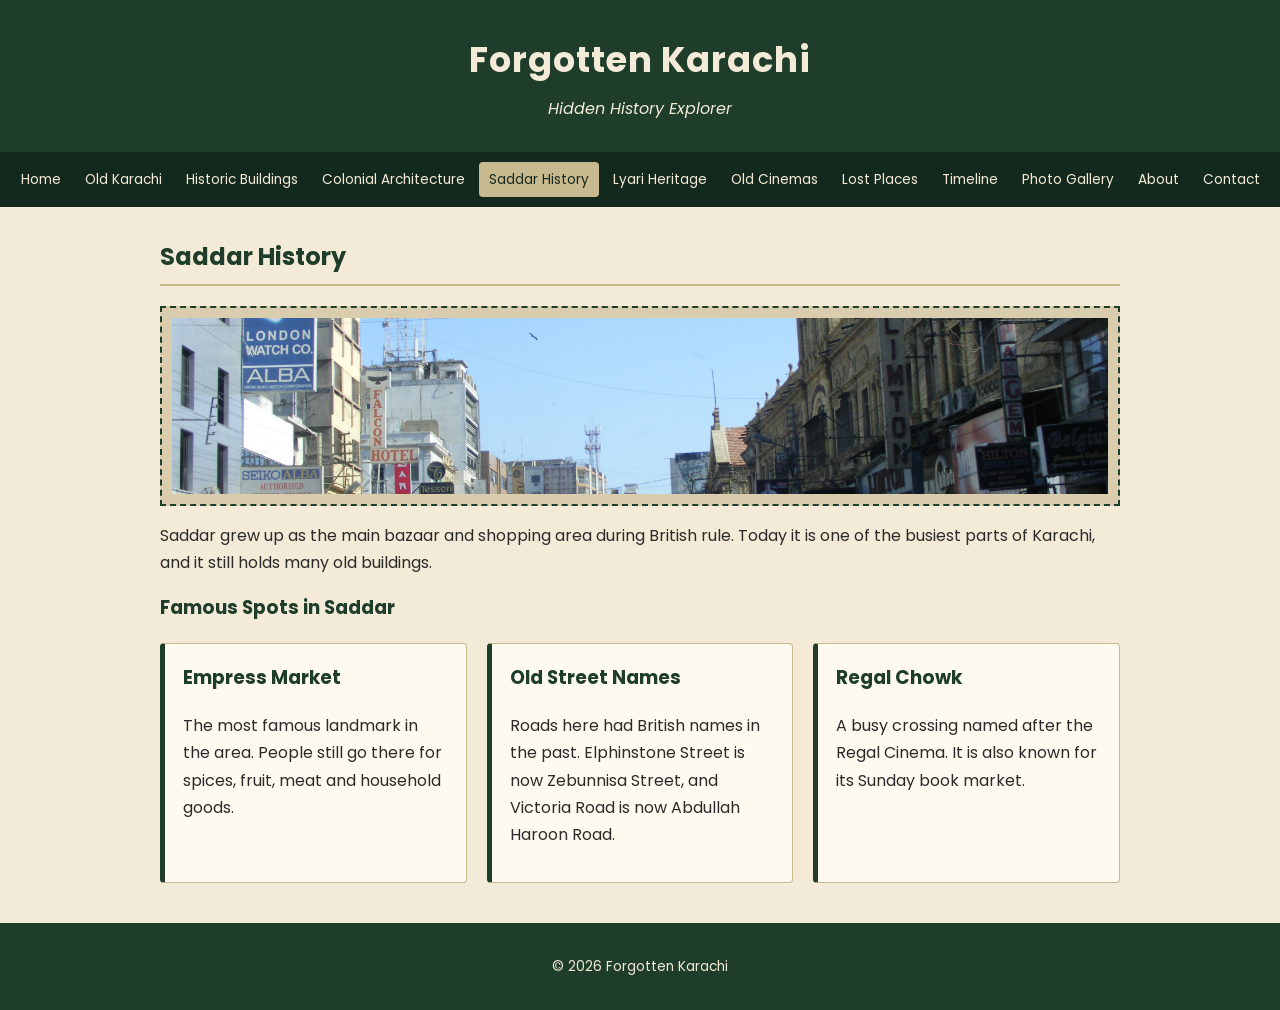
<file: saddar.html>
<!DOCTYPE html>
<html lang="en">
<head>
  <meta charset="UTF-8">
  <meta name="viewport" content="width=device-width, initial-scale=1.0">
  <title>Forgotten Karachi | Saddar History</title>
  <link rel="preconnect" href="https://fonts.googleapis.com">
  <link href="https://fonts.googleapis.com/css2?family=Poppins:wght@400;600&display=swap" rel="stylesheet">
  <link rel="stylesheet" href="style.css">
</head>
<body>
  <header>
    <h1>Forgotten Karachi</h1>
    <p>Hidden History Explorer</p>
  </header>
  <nav>
    <a href="index.html">Home</a>
    <a href="old-karachi.html">Old Karachi</a>
    <a href="historic-buildings.html">Historic Buildings</a>
    <a href="colonial-architecture.html">Colonial Architecture</a>
    <a href="saddar.html" class="active">Saddar History</a>
    <a href="lyari.html">Lyari Heritage</a>
    <a href="old-cinemas.html">Old Cinemas</a>
    <a href="lost-places.html">Lost Places</a>
    <a href="timeline.html">Timeline</a>
    <a href="gallery.html">Photo Gallery</a>
    <a href="about.html">About</a>
    <a href="contact.html">Contact</a>
  </nav>

  <main>
    <h2>Saddar History</h2>

    <div class="photo"><img src="assets/saddar.jpg" alt="Saddar Neighborhood"></div>

    <p>Saddar grew up as the main bazaar and shopping area during British rule. Today it is one of the busiest parts of Karachi, and it still holds many old buildings.</p>

    <h3>Famous Spots in Saddar</h3>
    <div class="cards">
      <div class="card">
        <h3>Empress Market</h3>
        <p>The most famous landmark in the area. People still go there for spices, fruit, meat and household goods.</p>
      </div>
      <div class="card">
        <h3>Old Street Names</h3>
        <p>Roads here had British names in the past. Elphinstone Street is now Zebunnisa Street, and Victoria Road is now Abdullah Haroon Road.</p>
      </div>
      <div class="card">
        <h3>Regal Chowk</h3>
        <p>A busy crossing named after the Regal Cinema. It is also known for its Sunday book market.</p>
      </div>
    </div>
  </main>

  <footer>
    <p>&copy; 2026 Forgotten Karachi</p>
  </footer>
</body>
</html>
</file>
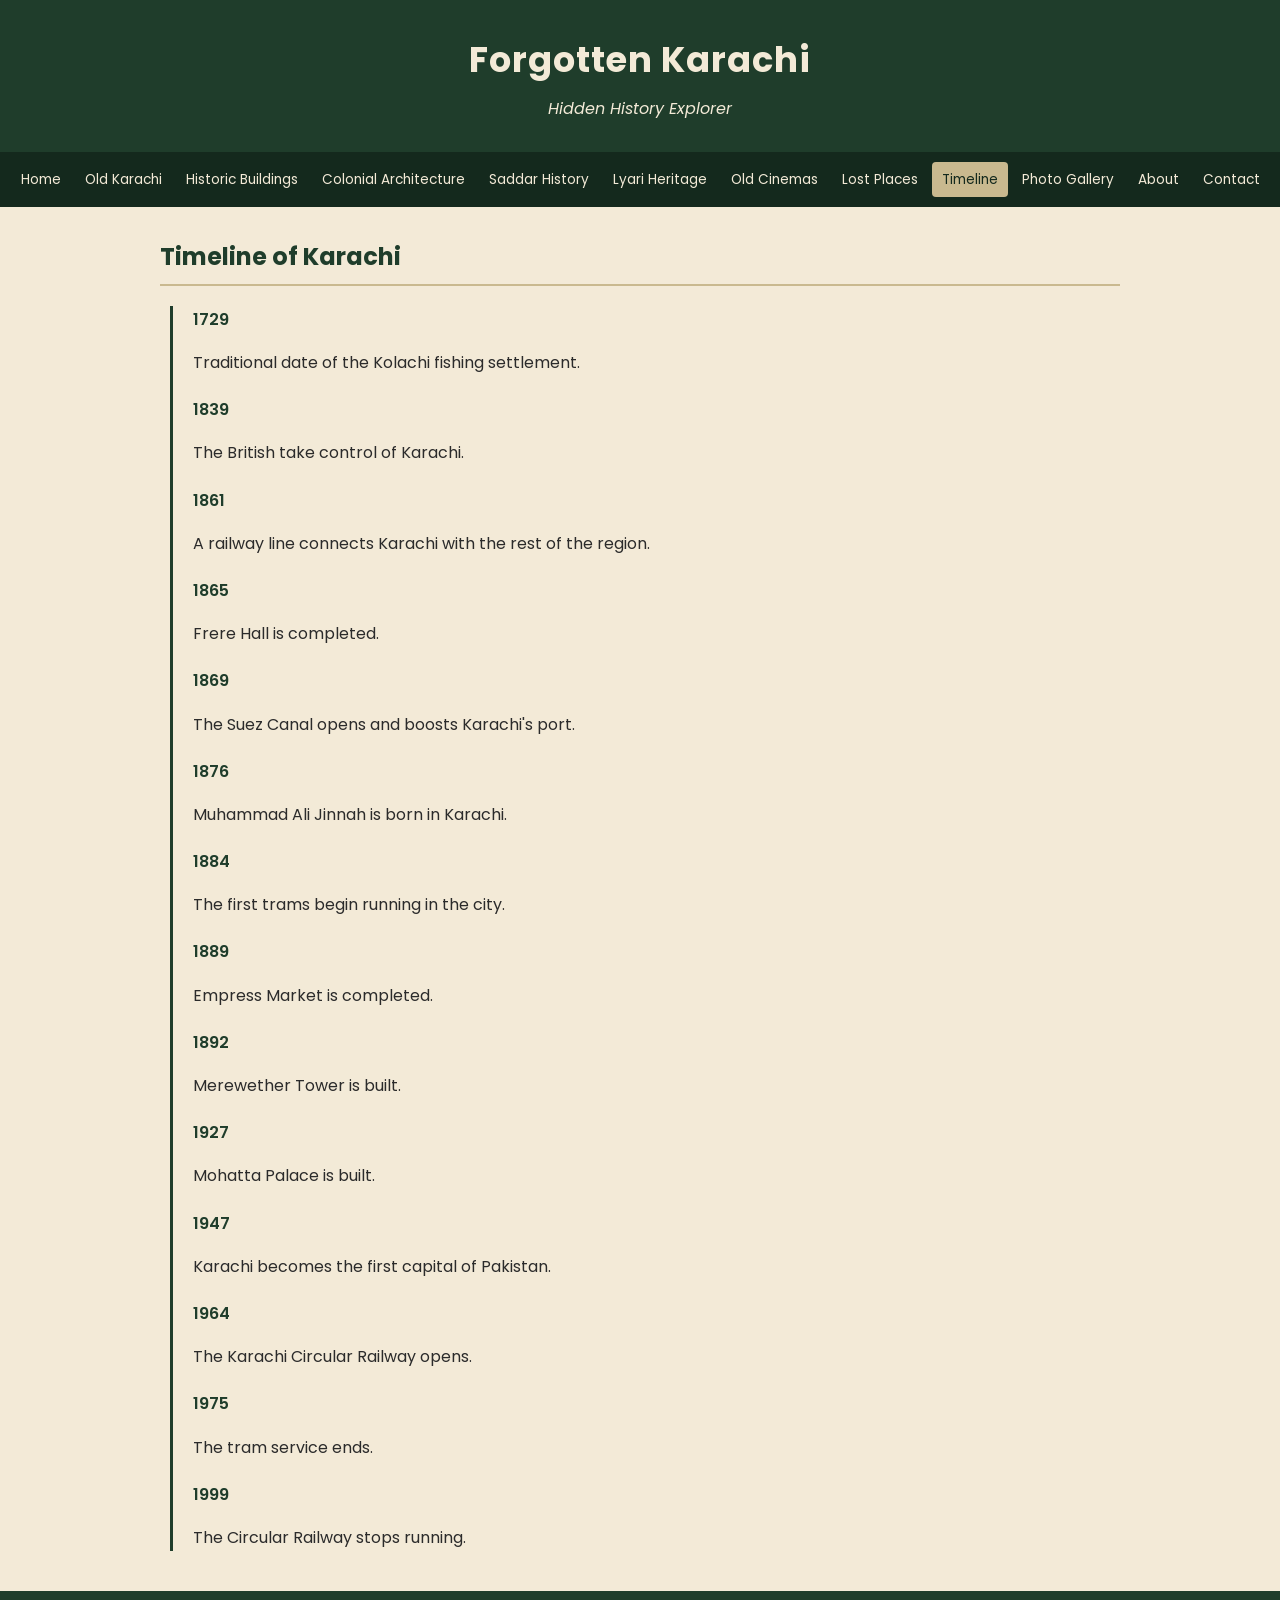
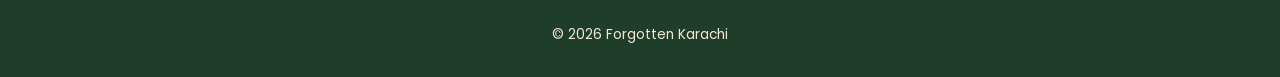
<file: timeline.html>
<!DOCTYPE html>
<html lang="en">
<head>
  <meta charset="UTF-8">
  <meta name="viewport" content="width=device-width, initial-scale=1.0">
  <title>Forgotten Karachi | Timeline</title>
  <link rel="preconnect" href="https://fonts.googleapis.com">
  <link href="https://fonts.googleapis.com/css2?family=Poppins:wght@400;600&display=swap" rel="stylesheet">
  <link rel="stylesheet" href="style.css">
</head>
<body>
  <header>
    <h1>Forgotten Karachi</h1>
    <p>Hidden History Explorer</p>
  </header>
  <nav>
    <a href="index.html">Home</a>
    <a href="old-karachi.html">Old Karachi</a>
    <a href="historic-buildings.html">Historic Buildings</a>
    <a href="colonial-architecture.html">Colonial Architecture</a>
    <a href="saddar.html">Saddar History</a>
    <a href="lyari.html">Lyari Heritage</a>
    <a href="old-cinemas.html">Old Cinemas</a>
    <a href="lost-places.html">Lost Places</a>
    <a href="timeline.html" class="active">Timeline</a>
    <a href="gallery.html">Photo Gallery</a>
    <a href="about.html">About</a>
    <a href="contact.html">Contact</a>
  </nav>

  <main>
    <h2>Timeline of Karachi</h2>

    <div class="timeline">
      <div class="event">
        <span class="year">1729</span>
        <p>Traditional date of the Kolachi fishing settlement.</p>
      </div>
      <div class="event">
        <span class="year">1839</span>
        <p>The British take control of Karachi.</p>
      </div>
      <div class="event">
        <span class="year">1861</span>
        <p>A railway line connects Karachi with the rest of the region.</p>
      </div>
      <div class="event">
        <span class="year">1865</span>
        <p>Frere Hall is completed.</p>
      </div>
      <div class="event">
        <span class="year">1869</span>
        <p>The Suez Canal opens and boosts Karachi's port.</p>
      </div>
      <div class="event">
        <span class="year">1876</span>
        <p>Muhammad Ali Jinnah is born in Karachi.</p>
      </div>
      <div class="event">
        <span class="year">1884</span>
        <p>The first trams begin running in the city.</p>
      </div>
      <div class="event">
        <span class="year">1889</span>
        <p>Empress Market is completed.</p>
      </div>
      <div class="event">
        <span class="year">1892</span>
        <p>Merewether Tower is built.</p>
      </div>
      <div class="event">
        <span class="year">1927</span>
        <p>Mohatta Palace is built.</p>
      </div>
      <div class="event">
        <span class="year">1947</span>
        <p>Karachi becomes the first capital of Pakistan.</p>
      </div>
      <div class="event">
        <span class="year">1964</span>
        <p>The Karachi Circular Railway opens.</p>
      </div>
      <div class="event">
        <span class="year">1975</span>
        <p>The tram service ends.</p>
      </div>
      <div class="event">
        <span class="year">1999</span>
        <p>The Circular Railway stops running.</p>
      </div>
    </div>
  </main>

  <footer>
    <p>&copy; 2026 Forgotten Karachi</p>
  </footer>
</body>
</html>
</file>
<file: style.css>
/* Forgotten Karachi - main stylesheet */

* {
  box-sizing: border-box;
}

body {
  font-family: 'Poppins', sans-serif;
  background-color: #f3ead7;
  color: #2b2b2b;
  margin: 0;
  line-height: 1.7;
}

/* Header */
header {
  background-color: #1f3d2b;
  color: #f3ead7;
  text-align: center;
  padding: 30px 15px;
}

header h1 {
  margin: 0;
  font-size: 2.2rem;
  letter-spacing: 1px;
}

header p {
  margin: 5px 0 0;
  font-size: 1rem;
  font-style: italic;
}

/* Navigation */
nav {
  background-color: #14291d;
  text-align: center;
  padding: 10px;
}

nav a {
  color: #f3ead7;
  text-decoration: none;
  font-size: 0.85rem;
  padding: 6px 10px;
  display: inline-block;
}

nav a:hover,
nav a.active {
  background-color: #c9b98f;
  color: #14291d;
  border-radius: 4px;
}

/* Main content */
main {
  max-width: 1000px;
  margin: 30px auto;
  padding: 0 20px;
}

h2 {
  color: #1f3d2b;
  border-bottom: 2px solid #c9b98f;
  padding-bottom: 6px;
}

h3 {
  color: #1f3d2b;
  margin-top: 0;
}

/* Hero section on the home page */
.hero {
  background-color: #1f3d2b;
  color: #f3ead7;
  text-align: center;
  padding: 50px 20px;
  border-radius: 6px;
  margin-bottom: 30px;
}

.hero h2 {
  color: #f3ead7;
  border: none;
  font-size: 1.8rem;
}

/* Cards */
.cards {
  display: flex;
  flex-wrap: wrap;
  gap: 20px;
}

.card {
  background-color: #fffaf0;
  border: 1px solid #c9b98f;
  border-left: 5px solid #1f3d2b;
  border-radius: 4px;
  padding: 18px;
  flex: 1 1 280px;
}

.card a {
  color: #1f3d2b;
  font-weight: 600;
}

/* Image placeholder boxes */
.photo {
  background-color: #d9cdae;
  border: 2px dashed #1f3d2b;
  height: 200px;
  display: flex;
  align-items: center;
  justify-content: center;
  text-align: center;
  color: #1f3d2b;
  font-size: 0.9rem;
  margin-bottom: 15px;
  padding: 10px;
}

.photo2 {
  background-color: #d9cdae;
  border: 2px dashed #1f3d2b;
  height: 400px;
  display: flex;
  align-items: center;
  justify-content: center;
  text-align: center;
  color: #1f3d2b;
  font-size: 0.9rem;
  margin-bottom: 15px;
  padding: 10px;
}

.photosaddar {
  background-color: #d9cdae;
  border: 2px dashed #1f3d2b;
  height: 200px;
  display: flex;
  align-items: center;
  justify-content: center;
  text-align: center;
  color: #1f3d2b;
  font-size: 0.9rem;
  margin-bottom: 15px;
  padding: 10px;
}

.photo img {
  width: 100%;
  height: 100%;
  object-fit: cover;
}

/* Timeline */
.timeline {
  border-left: 3px solid #1f3d2b;
  padding-left: 20px;
  margin-left: 10px;
}

.timeline .event {
  margin-bottom: 20px;
}

.timeline .year {
  font-weight: 600;
  color: #1f3d2b;
}

/* Quote box */
blockquote {
  background-color: #fffaf0;
  border-left: 5px solid #c9b98f;
  margin: 20px 0;
  padding: 12px 18px;
  font-style: italic;
}

/* Contact form */
form label {
  display: block;
  margin-top: 12px;
  font-weight: 600;
}

form input,
form textarea {
  width: 100%;
  padding: 10px;
  margin-top: 5px;
  border: 1px solid #c9b98f;
  border-radius: 4px;
  font-family: 'Poppins', sans-serif;
}

form button {
  margin-top: 15px;
  background-color: #1f3d2b;
  color: #f3ead7;
  border: none;
  padding: 10px 24px;
  font-family: 'Poppins', sans-serif;
  border-radius: 4px;
  cursor: pointer;
}

form button:hover {
  background-color: #14291d;
}

/* Footer */
footer {
  background-color: #1f3d2b;
  color: #f3ead7;
  text-align: center;
  padding: 18px;
  margin-top: 40px;
  font-size: 0.85rem;
}
</file>
